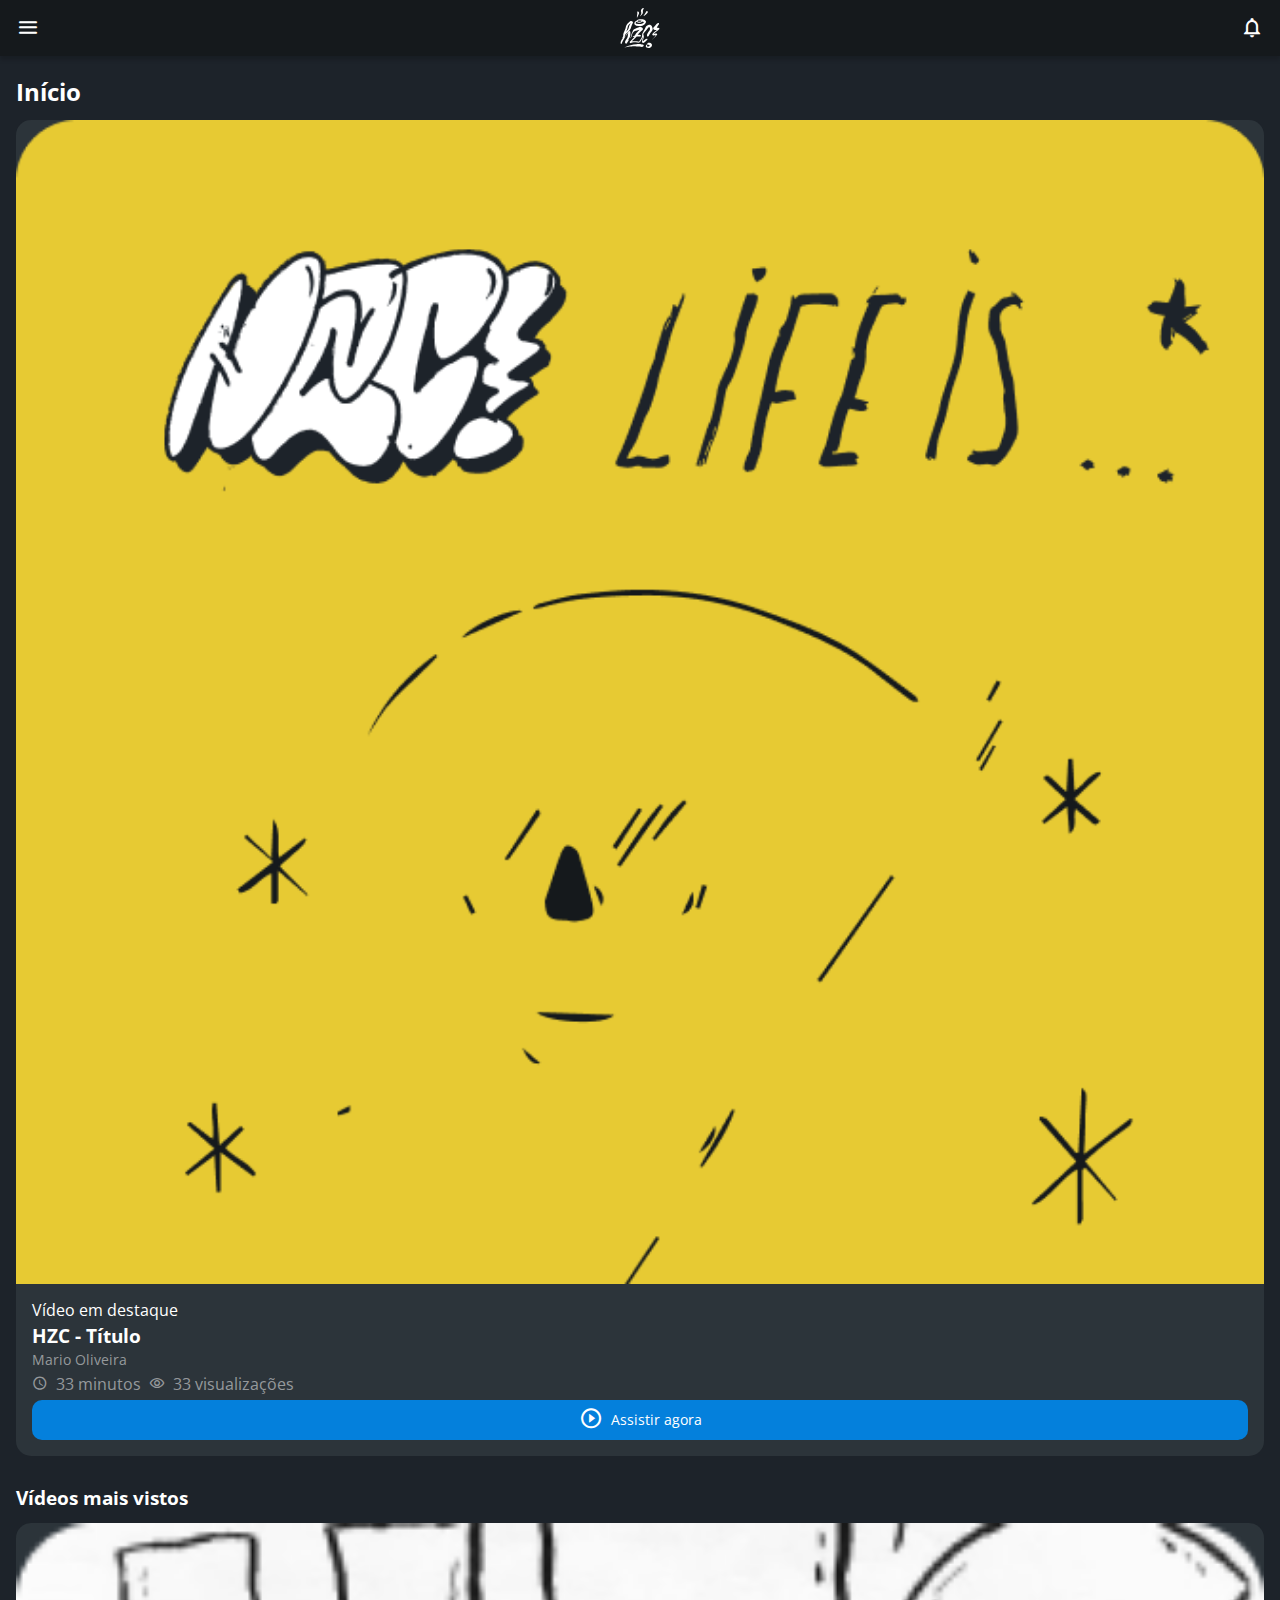
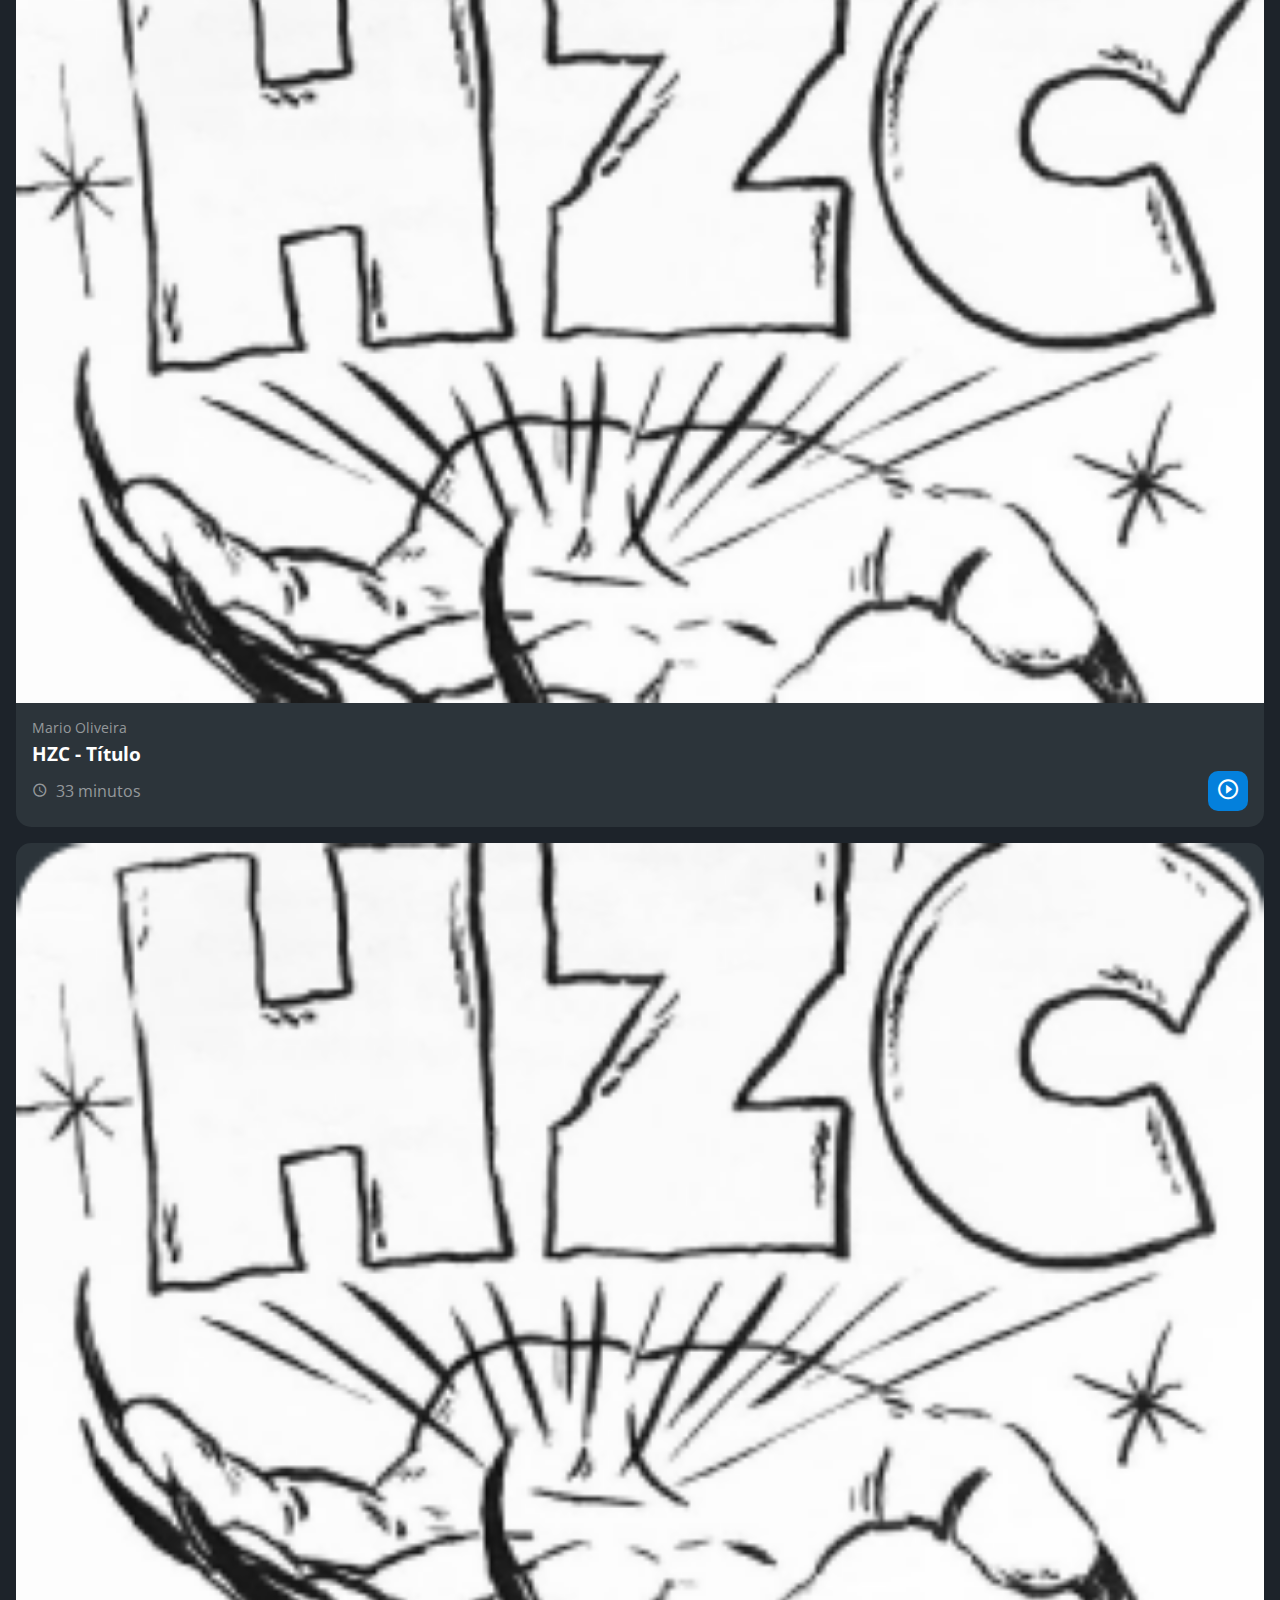
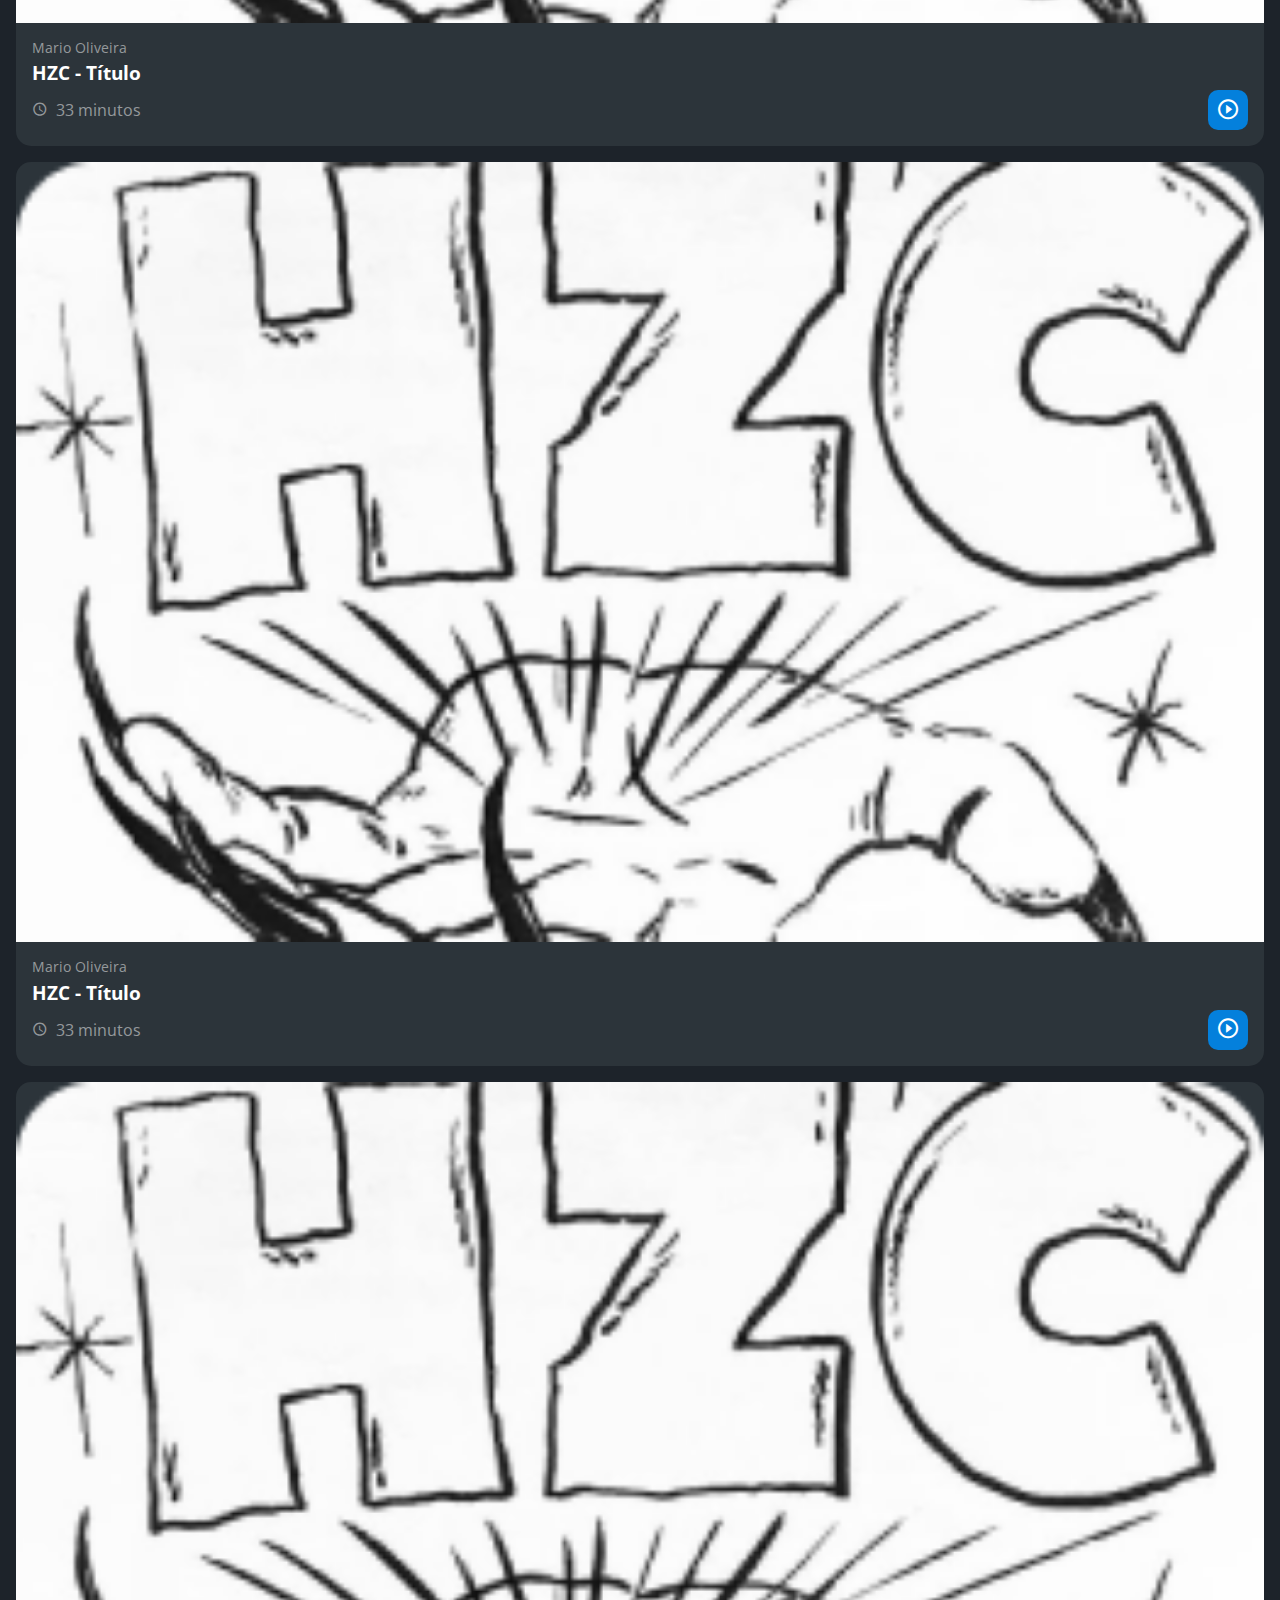
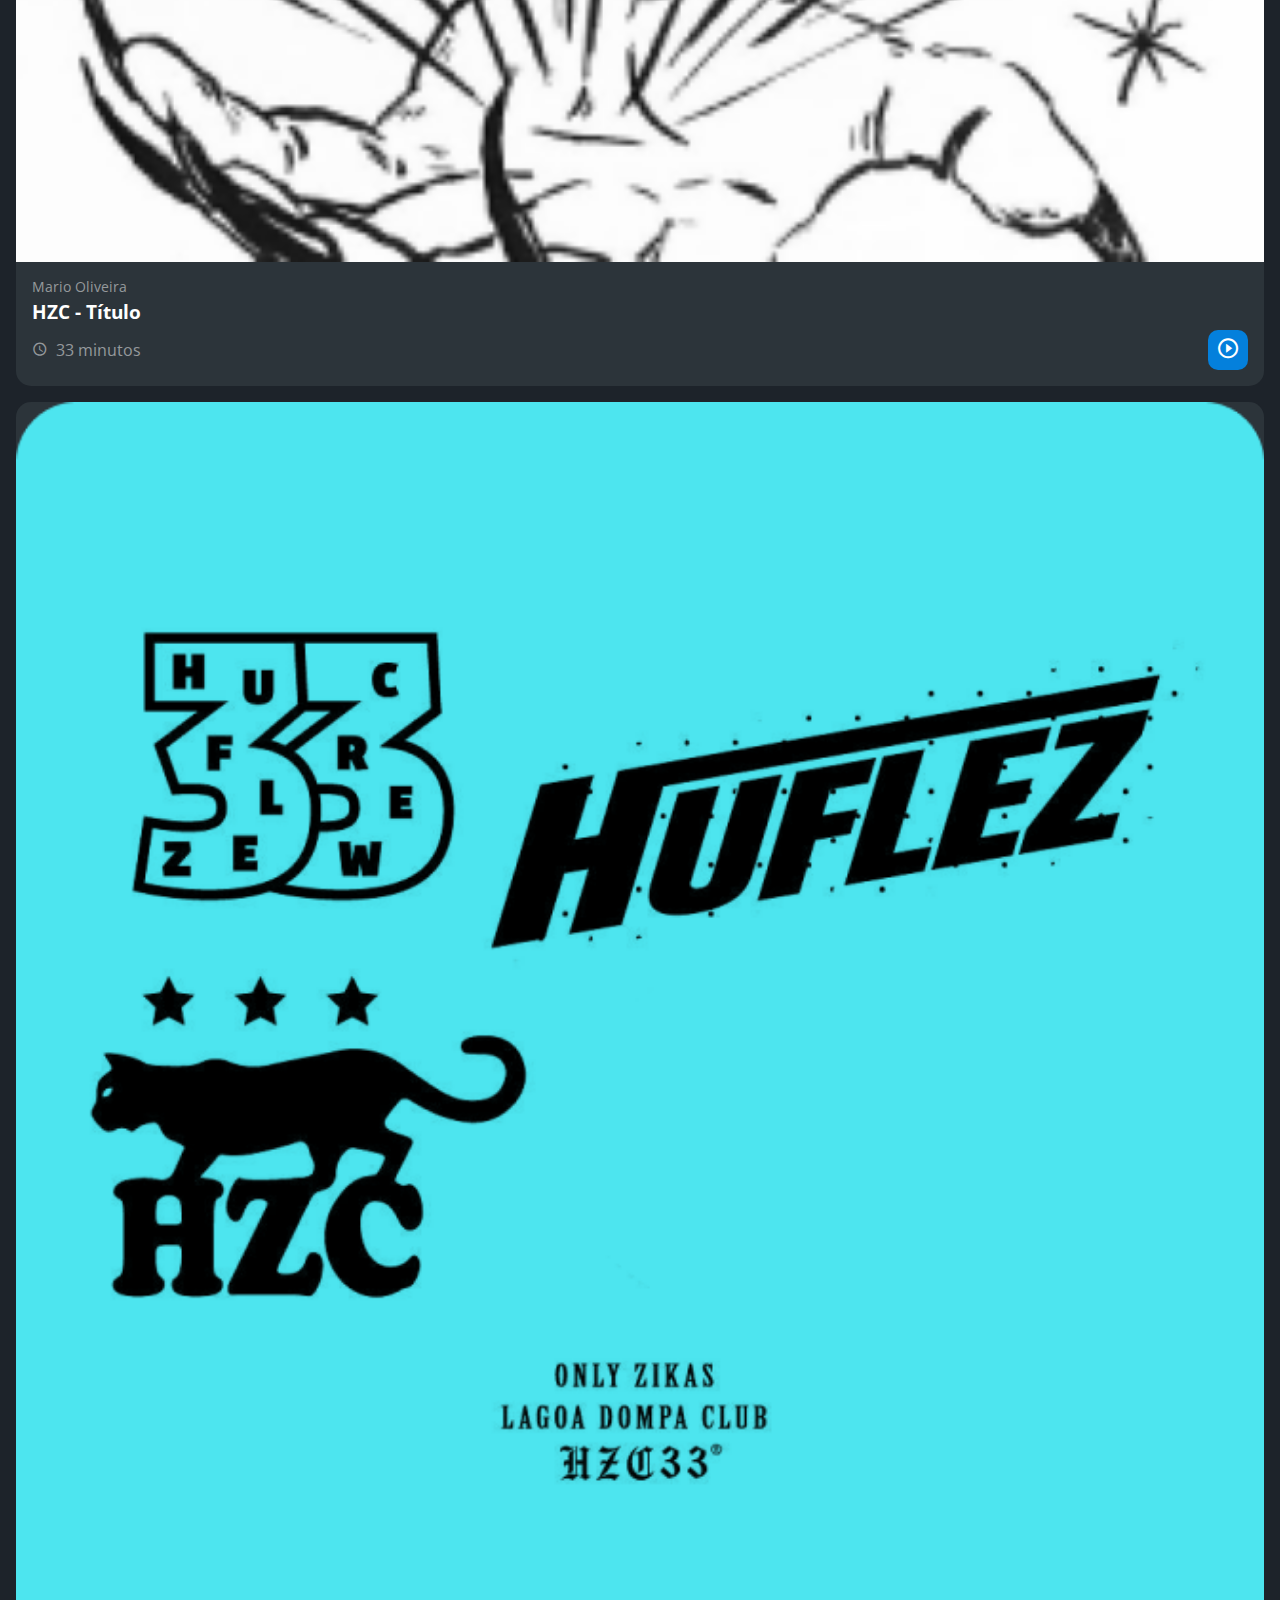
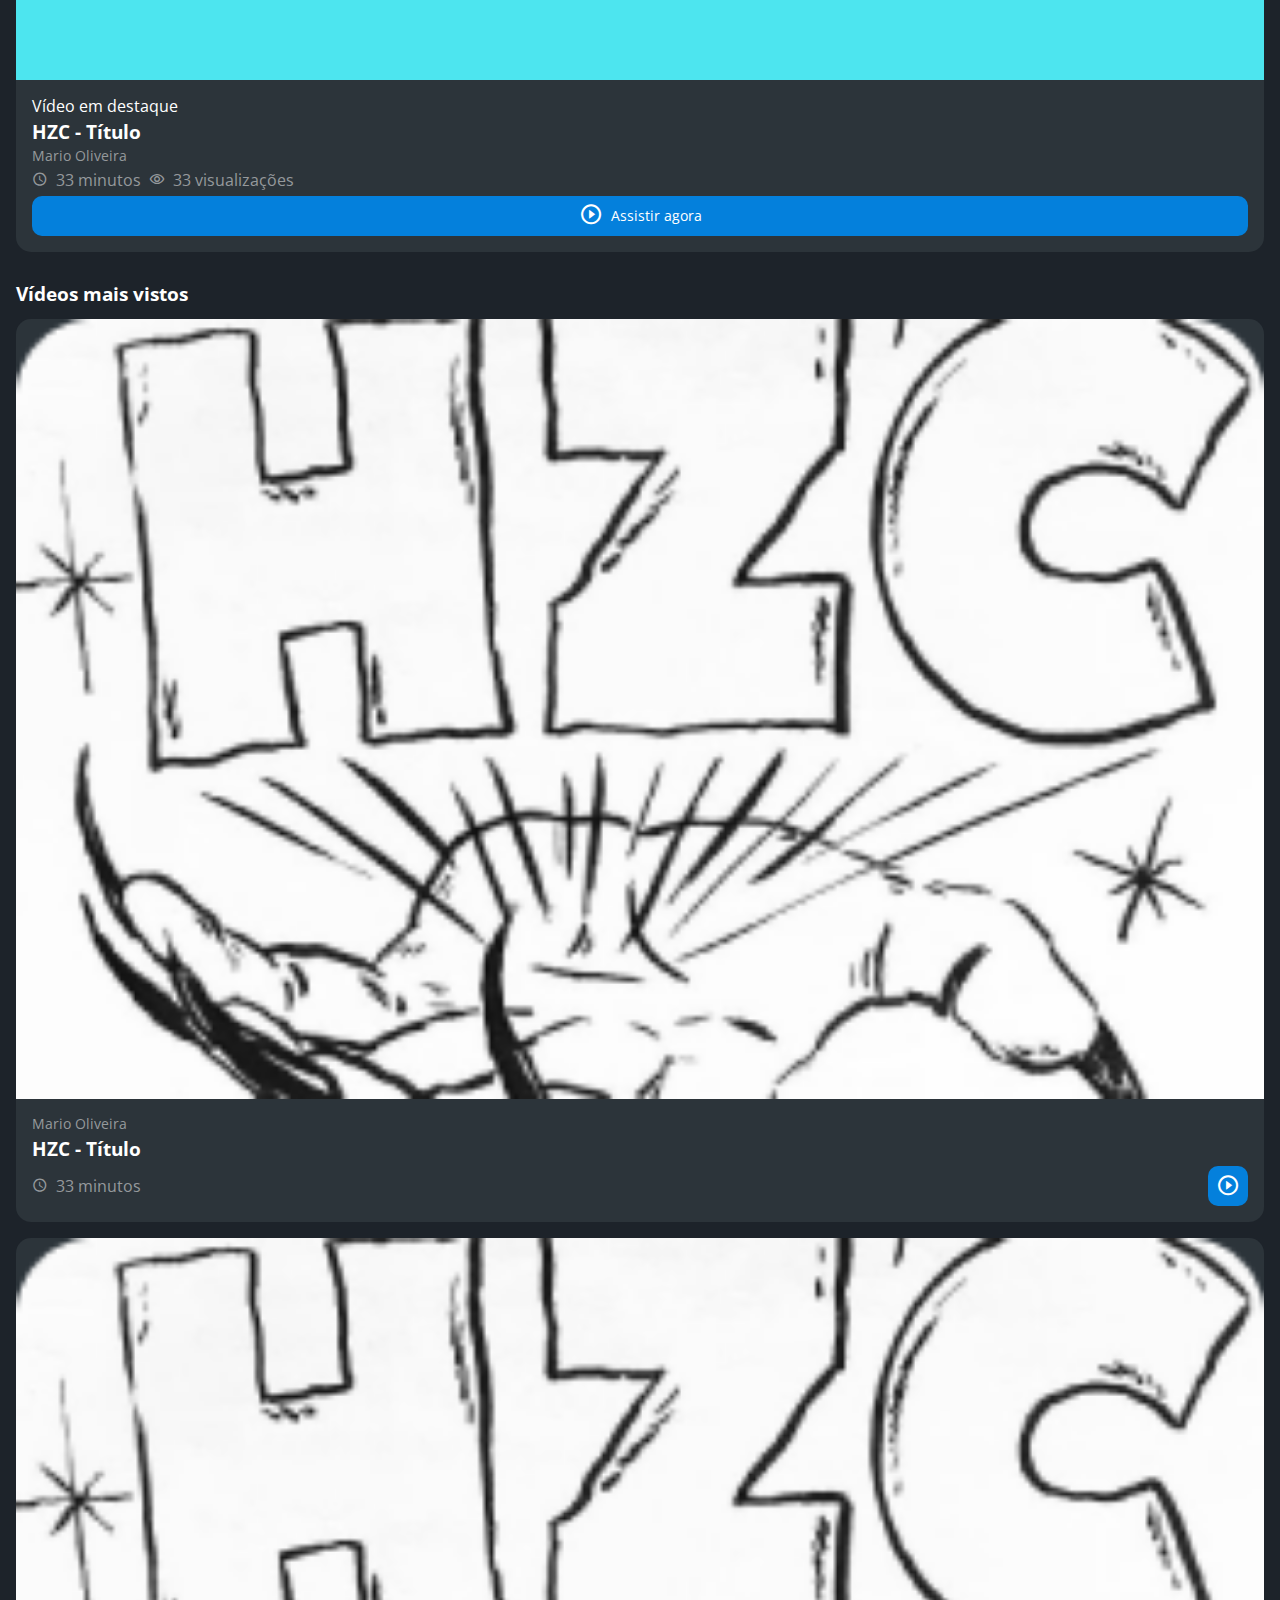
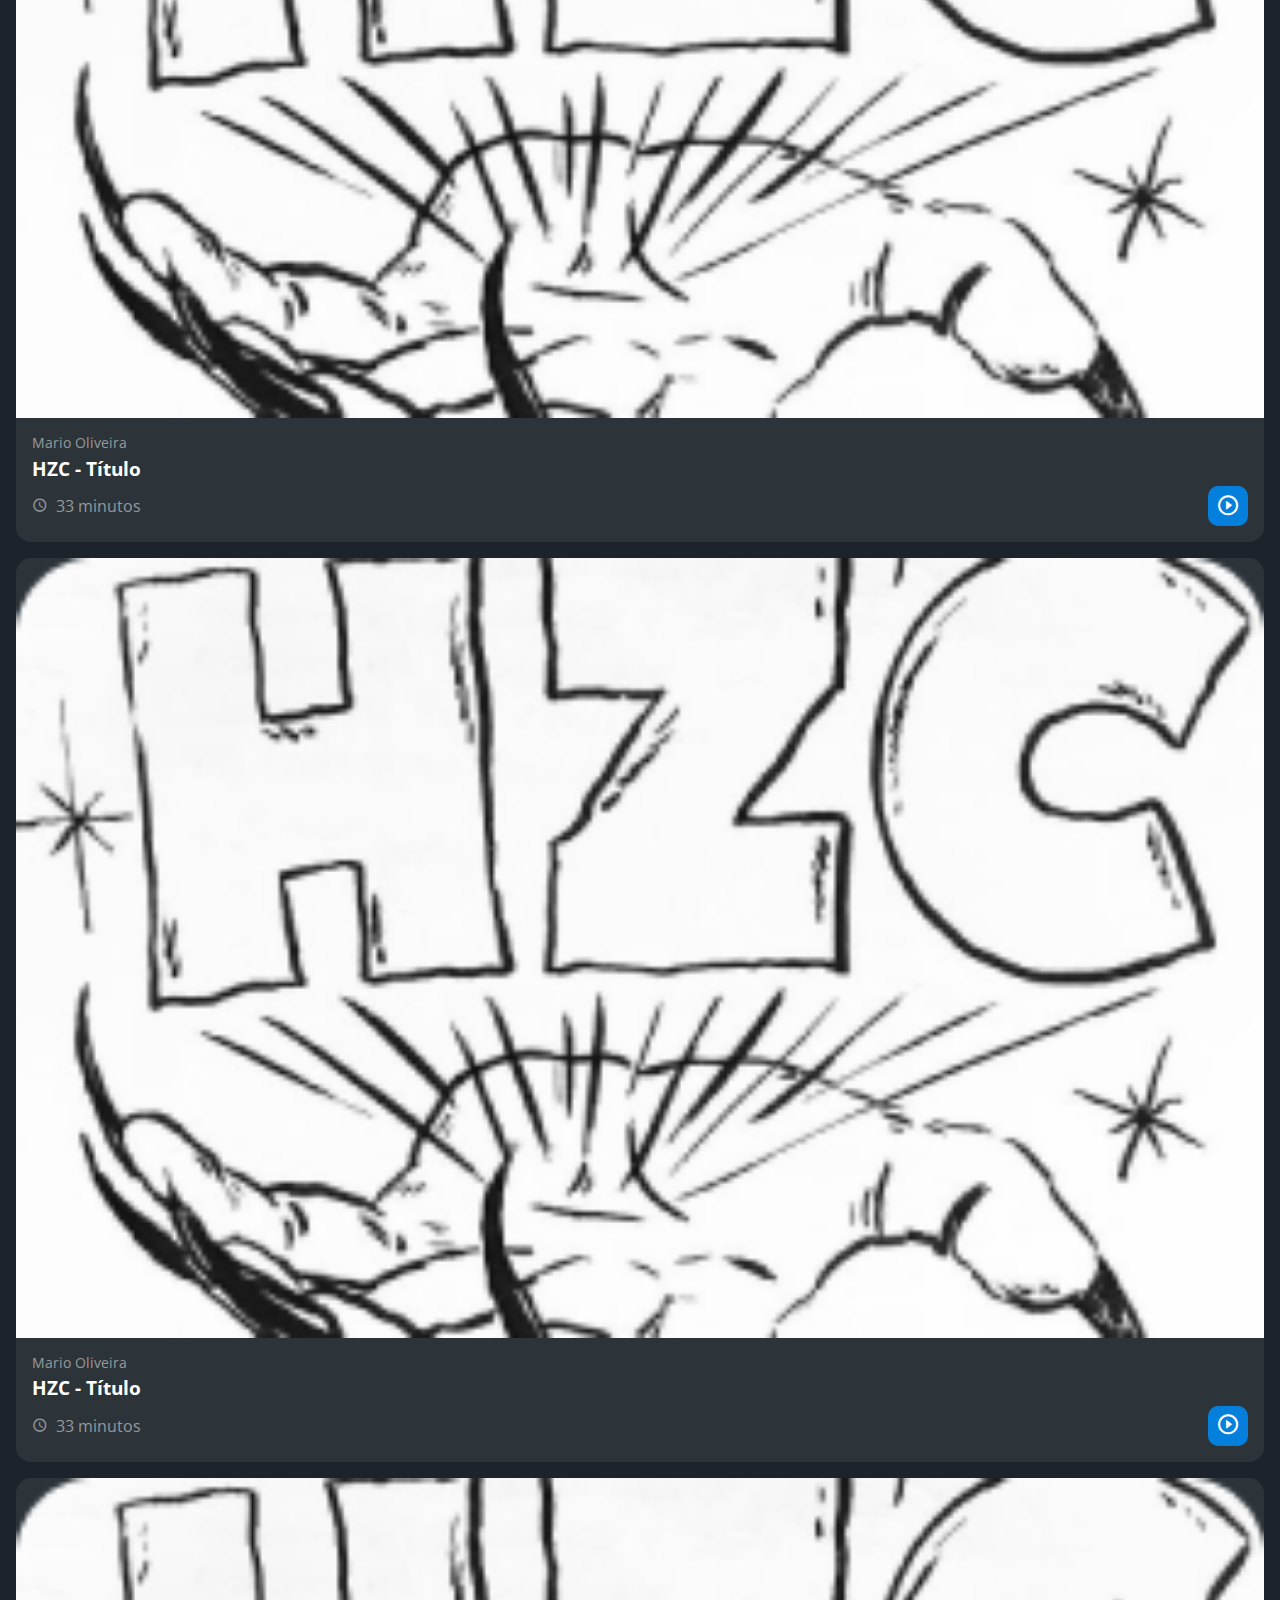
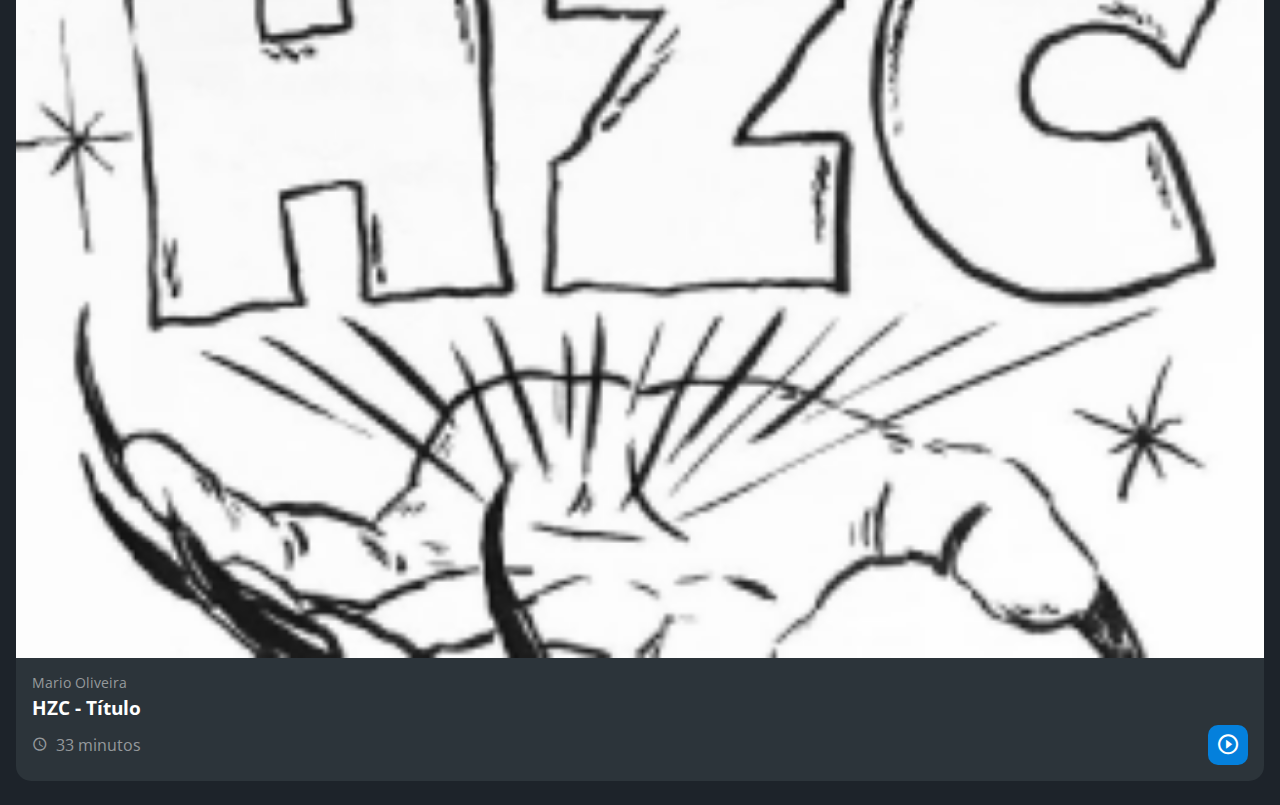
<file: index.html>
<!DOCTYPE html>
<html lang="pt-br">
<head>
    <meta charset="UTF-8">
    <meta http-equiv="X-UA-Compatible" content="IE=edge">
    <meta name="viewport" content="width=device-width, initial-scale=1.0">
    <title>HZC | Home</title>
    <link rel="preconnect" href="https://fonts.googleapis.com">
    <link rel="preconnect" href="https://fonts.gstatic.com" crossorigin>
    <link rel="stylesheet" href="https://fonts.googleapis.com/css2?family=Open+Sans:wght@400;600;700&display=swap">
    <link rel="stylesheet" href="assets/css/reset.css">
    <link rel="stylesheet" href="assets/css/estilos.css">
</head>
<body>
    <header class="cabecalho">
        <button class="cabecalho__menu" aria-label="Menu"><i></i></button>
        <img src="assets/img/logo.svg" alt="Logotipo da HZC" class="cabecalho__logo">
        <p class="cabecalho__perfil">Mario Oliveira</p>
        <button class="cabecalho__notificacao" aria-label="Notificação"><i></i></button>
    </header>
    <nav class="menu-lateral">
        <img src="assets/img/logo.svg" alt="Logotipo da HZC" class="menu-lateral__logo">
        <a href="index.html" class="menu-lateral__link menu-lateral__link--inicio menu-lateral__link--ativo">Início</a>
        <a href="#" class="menu-lateral__link menu-lateral__link--videos">Vídeos</a>
        <a href="picos.html" class="menu-lateral__link menu-lateral__link--picos">Picos</a>
        <a href="#" class="menu-lateral__link menu-lateral__link--integrantes">Integrantes</a>
        <a href="#" class="menu-lateral__link menu-lateral__link--camisas">Camisas</a>
        <a href="#" class="menu-lateral__link menu-lateral__link--pinturas">Pinturas</a>
    </nav>
    <main class="principal">
        <h2 class="titulo-pagina">Início</h2>
        <article class="cartao cartao--destaque destaque-video">
            <img src="assets/img/banner-mobile_1.png" alt="Banner do cartao" class="cartao__imagem cartao__imagem--mobile">
            <img src="assets/img/banner_1.png" alt="Banner do cartao" class="cartao__imagem cartao__imagem--desktop">
            <div class="cartao__conteudo">
                <p class="cartao__destaque">Vídeo em destaque</p>
                <h3 class="cartao__titulo">HZC - Título</h3>
                <p class="cartao__perfil">Mario Oliveira</p>
                <p class="cartao__info cartao__info--tempo">33 minutos</p>
                <p class="cartao__info cartao__info--visualizacao">33 visualizações</p>
                <button class="cartao__botao cartao__botao--play cartao__botao--destaque">Assistir agora</button>
            </div>
        </article>
        <article class="cartao cartao--recentes videos-recentes">
            <h3 class="cartao__titulo">Vídeos recentes</h3>
            <a href="#" class="cartao__link">Ver todos</a>
            <ul class="cartao__lista">
                <li class="cartao__item">
                    <img src="assets/img/miniatura_1.png" alt="Thumbnail" class="cartao__item-thumbnail">
                    <h4 class="cartao__item-titulo">HZC - Love machine</h4>
                    <p class="cartao__item-perfil">Mario Oliveira</p>
                </li>
                <li class="cartao__item">
                    <img src="assets/img/miniatura_1.png" alt="Thumbnail" class="cartao__item-thumbnail">
                    <h4 class="cartao__item-titulo">HZC - Love machine</h4>
                    <p class="cartao__item-perfil">Mario Oliveira</p>
                </li>
                <li class="cartao__item">
                    <img src="assets/img/miniatura_1.png" alt="Thumbnail" class="cartao__item-thumbnail">
                    <h4 class="cartao__item-titulo">HZC - Love machine</h4>
                    <p class="cartao__item-perfil">Mario Oliveira</p>
                </li>
                <li class="cartao__item">
                    <img src="assets/img/miniatura_1.png" alt="Thumbnail" class="cartao__item-thumbnail">
                    <h4 class="cartao__item-titulo">HZC - Love machine</h4>
                    <p class="cartao__item-perfil">Mario Oliveira</p>
                </li>
                <li class="cartao__item">
                    <img src="assets/img/miniatura_1.png" alt="Thumbnail" class="cartao__item-thumbnail">
                    <h4 class="cartao__item-titulo">HZC - Love machine</h4>
                    <p class="cartao__item-perfil">Mario Oliveira</p>
                </li>
            </ul>
        </article>
        <section class="secao secao-videos">
            <h3 class="titulo-secao">Vídeos mais vistos</h3>
            <article class="cartao">
                <img src="assets/img/video_1.png" alt="Vídeo" class="cartao__imagem">
                <div class="cartao__conteudo">
                    <p class="cartao__perfil">Mario Oliveira</p>
                    <h3 class="cartao__titulo">HZC - Título</h3>
                    <p class="cartao__info cartao__info--tempo">33 minutos</p>
                    <button class="cartao__botao cartao__botao--play" aria-label="Assistir agora"></button>
                </div>
            </article>
            <article class="cartao">
                <img src="assets/img/video_1.png" alt="Vídeo" class="cartao__imagem">
                <div class="cartao__conteudo">
                    <p class="cartao__perfil">Mario Oliveira</p>
                    <h3 class="cartao__titulo">HZC - Título</h3>
                    <p class="cartao__info cartao__info--tempo">33 minutos</p>
                    <button class="cartao__botao cartao__botao--play" aria-label="Assistir agora"></button>
                </div>
            </article>
            <article class="cartao">
                <img src="assets/img/video_1.png" alt="Vídeo" class="cartao__imagem">
                <div class="cartao__conteudo">
                    <p class="cartao__perfil">Mario Oliveira</p>
                    <h3 class="cartao__titulo">HZC - Título</h3>
                    <p class="cartao__info cartao__info--tempo">33 minutos</p>
                    <button class="cartao__botao cartao__botao--play" aria-label="Assistir agora"></button>
                </div>
            </article>
            <article class="cartao">
                <img src="assets/img/video_1.png" alt="Vídeo" class="cartao__imagem">
                <div class="cartao__conteudo">
                    <p class="cartao__perfil">Mario Oliveira</p>
                    <h3 class="cartao__titulo">HZC - Título</h3>
                    <p class="cartao__info cartao__info--tempo">33 minutos</p>
                    <button class="cartao__botao cartao__botao--play" aria-label="Assistir agora"></button>
                </div>
            </article>
        </section>
        <article class="cartao cartao--recentes produtos-recentes">
            <h3 class="cartao__titulo">Vídeos recentes</h3>
            <a href="#" class="cartao__link">Ver todos</a>
            <ul class="cartao__lista">
                <li class="cartao__item">
                    <img src="assets/img/miniatura_1.png" alt="Thumbnail" class="cartao__item-thumbnail">
                    <h4 class="cartao__item-titulo">HZC - Love machine</h4>
                    <p class="cartao__item-perfil">Mario Oliveira</p>
                </li>
                <li class="cartao__item">
                    <img src="assets/img/miniatura_1.png" alt="Thumbnail" class="cartao__item-thumbnail">
                    <h4 class="cartao__item-titulo">HZC - Love machine</h4>
                    <p class="cartao__item-perfil">Mario Oliveira</p>
                </li>
                <li class="cartao__item">
                    <img src="assets/img/miniatura_1.png" alt="Thumbnail" class="cartao__item-thumbnail">
                    <h4 class="cartao__item-titulo">HZC - Love machine</h4>
                    <p class="cartao__item-perfil">Mario Oliveira</p>
                </li>
                <li class="cartao__item">
                    <img src="assets/img/miniatura_1.png" alt="Thumbnail" class="cartao__item-thumbnail">
                    <h4 class="cartao__item-titulo">HZC - Love machine</h4>
                    <p class="cartao__item-perfil">Mario Oliveira</p>
                </li>
                <li class="cartao__item">
                    <img src="assets/img/miniatura_1.png" alt="Thumbnail" class="cartao__item-thumbnail">
                    <h4 class="cartao__item-titulo">HZC - Love machine</h4>
                    <p class="cartao__item-perfil">Mario Oliveira</p>
                </li>
            </ul>
        </article>
        <article class="cartao cartao--destaque destaque-produtos">
            <img src="assets/img/banner-mobile_2.png" alt="Banner do cartao" class="cartao__imagem cartao__imagem--mobile">
            <img src="assets/img/banner_2.png" alt="Banner do cartao" class="cartao__imagem cartao__imagem--desktop">
            <div class="cartao__conteudo">
                <p class="cartao__destaque">Vídeo em destaque</p>
                <h3 class="cartao__titulo">HZC - Título</h3>
                <p class="cartao__perfil">Mario Oliveira</p>
                <p class="cartao__info cartao__info--tempo">33 minutos</p>
                <p class="cartao__info cartao__info--visualizacao">33 visualizações</p>
                <button class="cartao__botao cartao__botao--play cartao__botao--destaque">Assistir agora</button>
            </div>
        </article>
        <section class="secao secao-produtos">
            <h3 class="titulo-secao">Vídeos mais vistos</h3>
            <article class="cartao">
                <img src="assets/img/video_1.png" alt="Vídeo" class="cartao__imagem">
                <div class="cartao__conteudo">
                    <p class="cartao__perfil">Mario Oliveira</p>
                    <h3 class="cartao__titulo">HZC - Título</h3>
                    <p class="cartao__info cartao__info--tempo">33 minutos</p>
                    <button class="cartao__botao cartao__botao--play" aria-label="Assistir agora"></button>
                </div>
            </article>
            <article class="cartao">
                <img src="assets/img/video_1.png" alt="Vídeo" class="cartao__imagem">
                <div class="cartao__conteudo">
                    <p class="cartao__perfil">Mario Oliveira</p>
                    <h3 class="cartao__titulo">HZC - Título</h3>
                    <p class="cartao__info cartao__info--tempo">33 minutos</p>
                    <button class="cartao__botao cartao__botao--play" aria-label="Assistir agora"></button>
                </div>
            </article>
            <article class="cartao">
                <img src="assets/img/video_1.png" alt="Vídeo" class="cartao__imagem">
                <div class="cartao__conteudo">
                    <p class="cartao__perfil">Mario Oliveira</p>
                    <h3 class="cartao__titulo">HZC - Título</h3>
                    <p class="cartao__info cartao__info--tempo">33 minutos</p>
                    <button class="cartao__botao cartao__botao--play" aria-label="Assistir agora"></button>
                </div>
            </article>
            <article class="cartao">
                <img src="assets/img/video_1.png" alt="Vídeo" class="cartao__imagem">
                <div class="cartao__conteudo">
                    <p class="cartao__perfil">Mario Oliveira</p>
                    <h3 class="cartao__titulo">HZC - Título</h3>
                    <p class="cartao__info cartao__info--tempo">33 minutos</p>
                    <button class="cartao__botao cartao__botao--play" aria-label="Assistir agora"></button>
                </div>
            </article>
        </section>
    </main>
    <script src="index.js"></script>
</body>
</html>
</file>
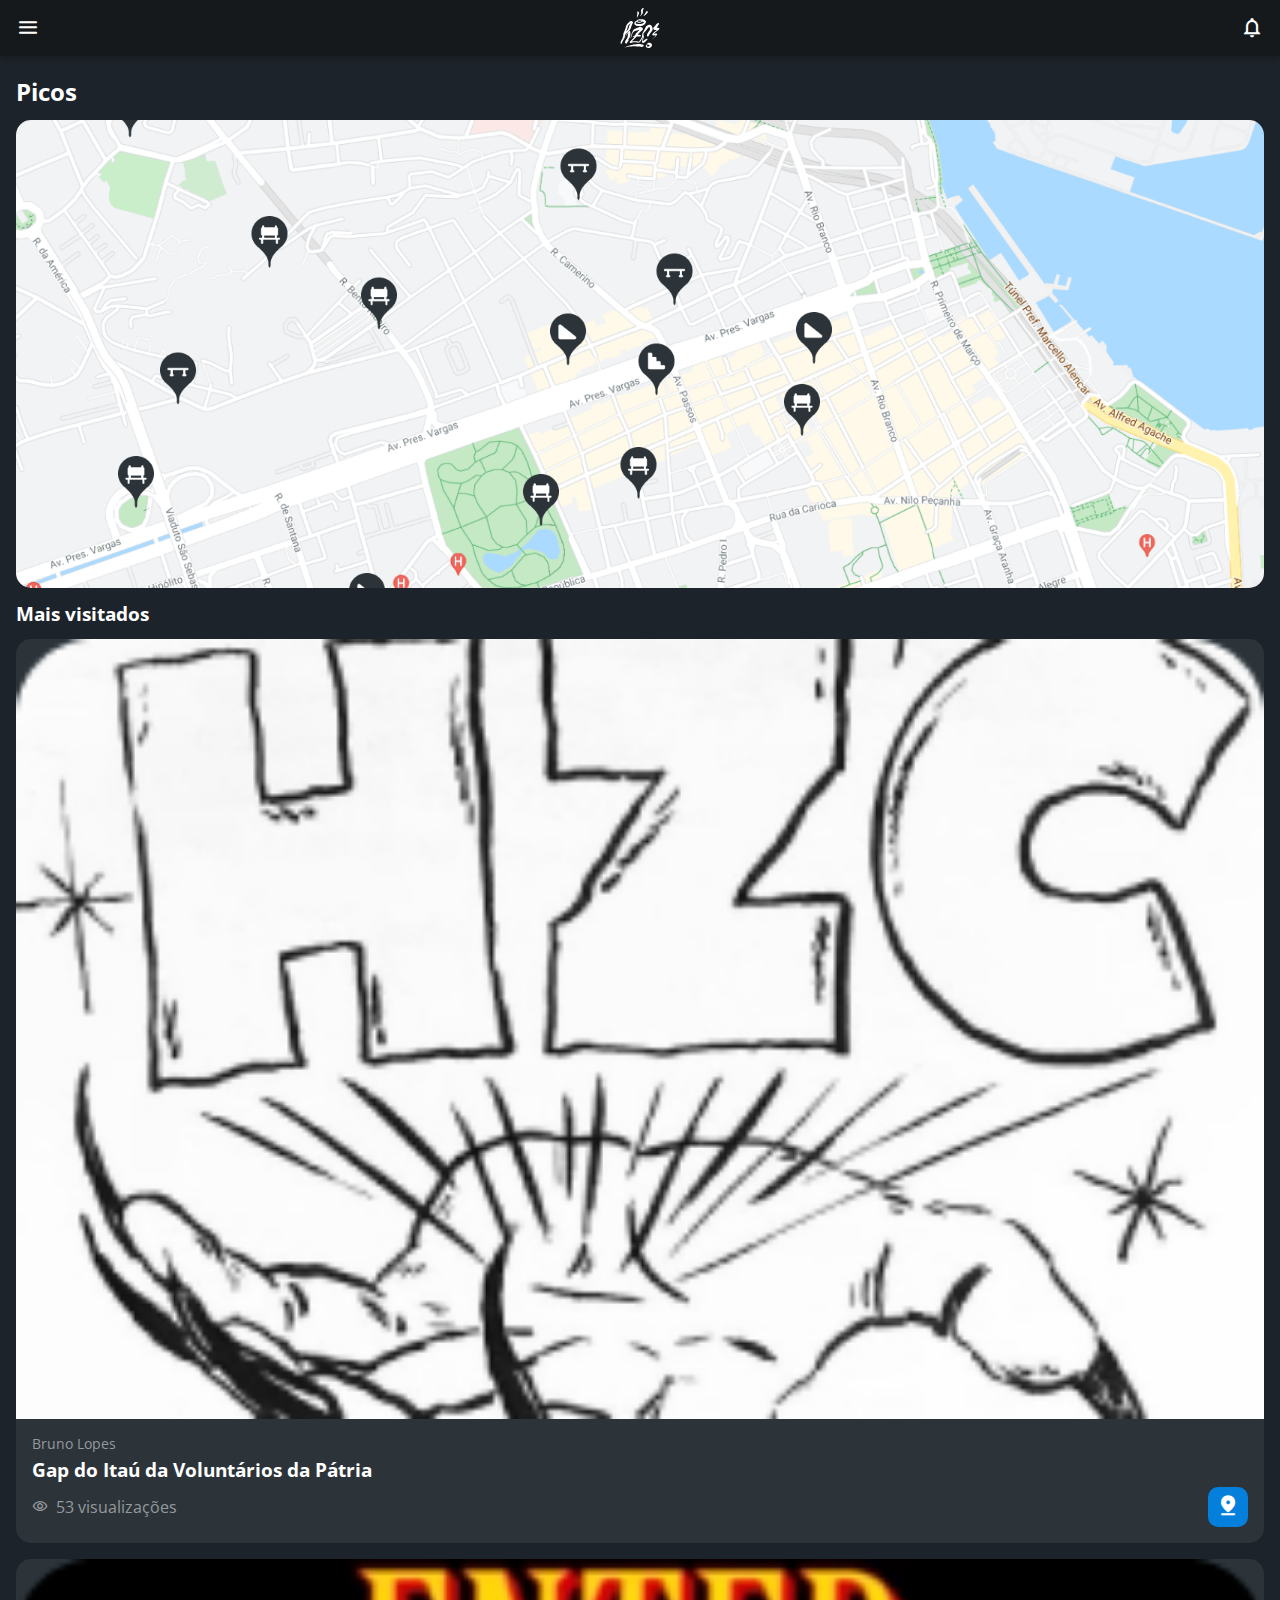
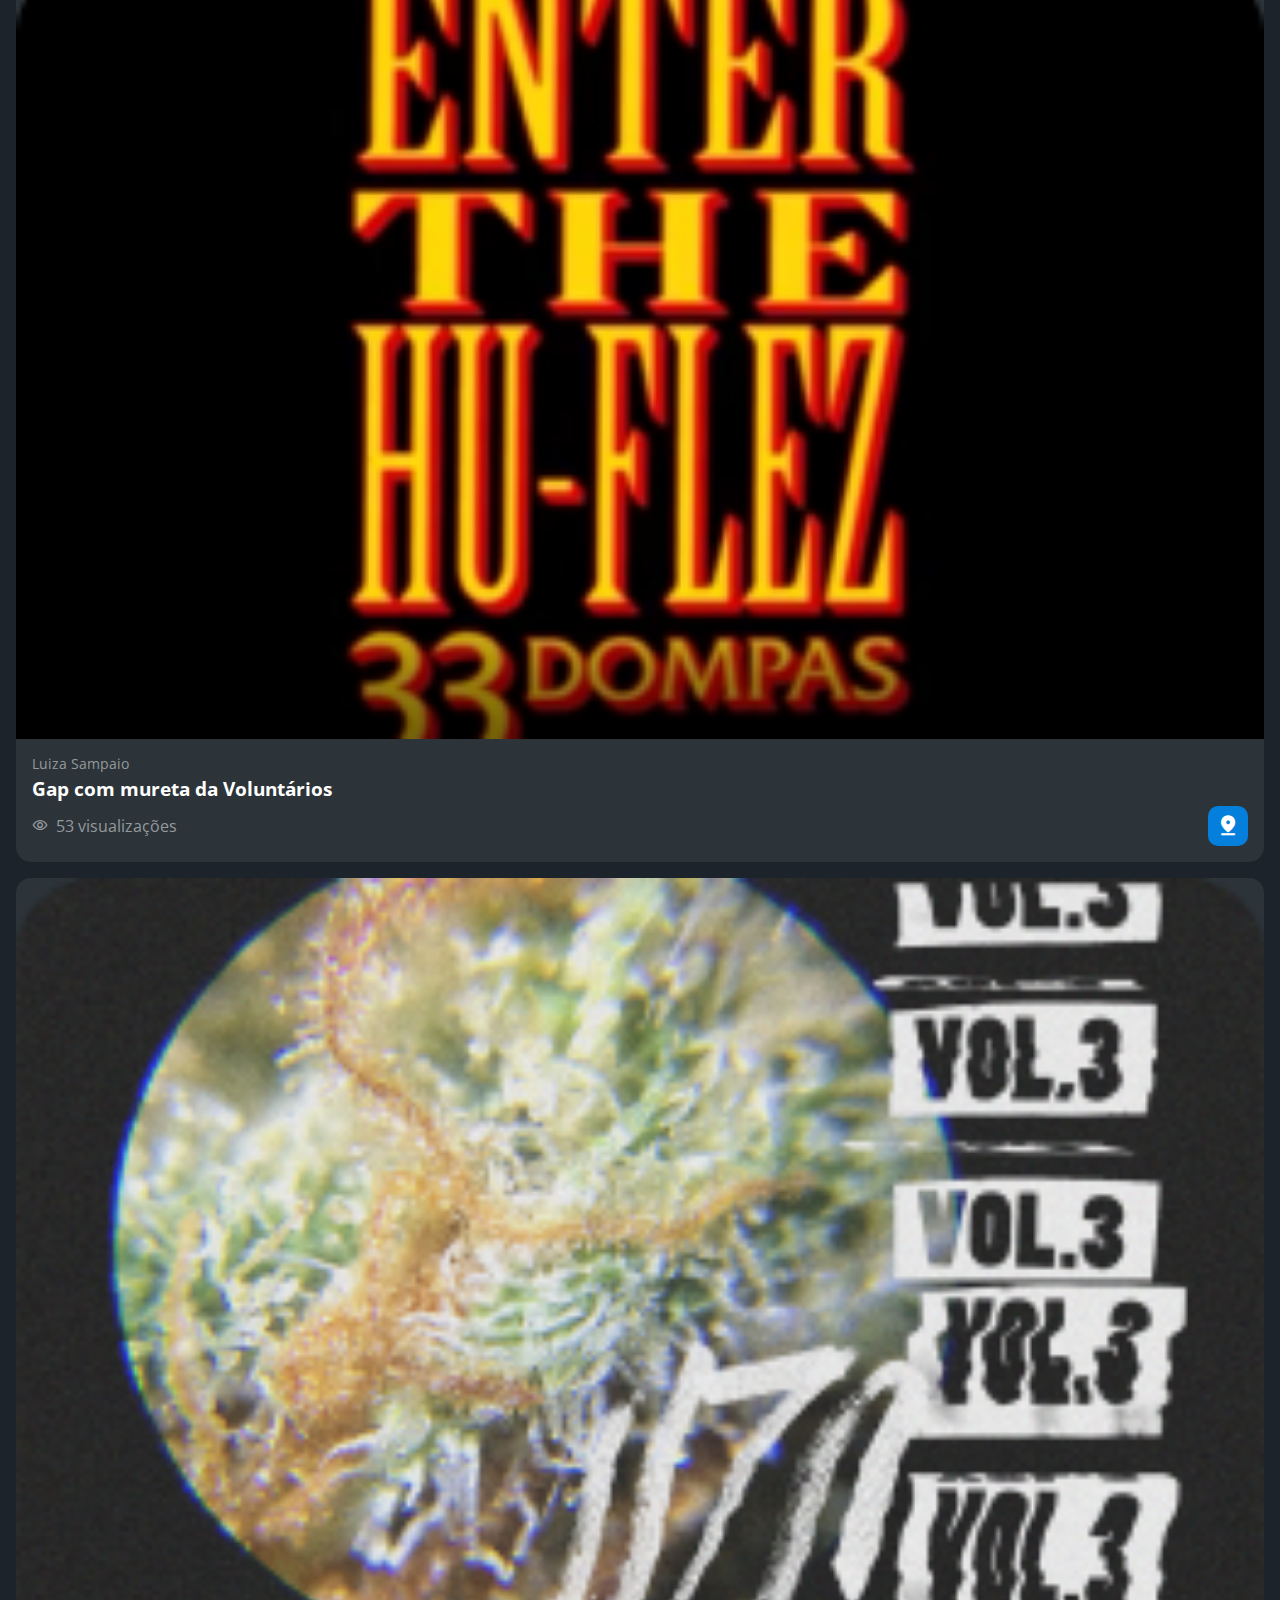
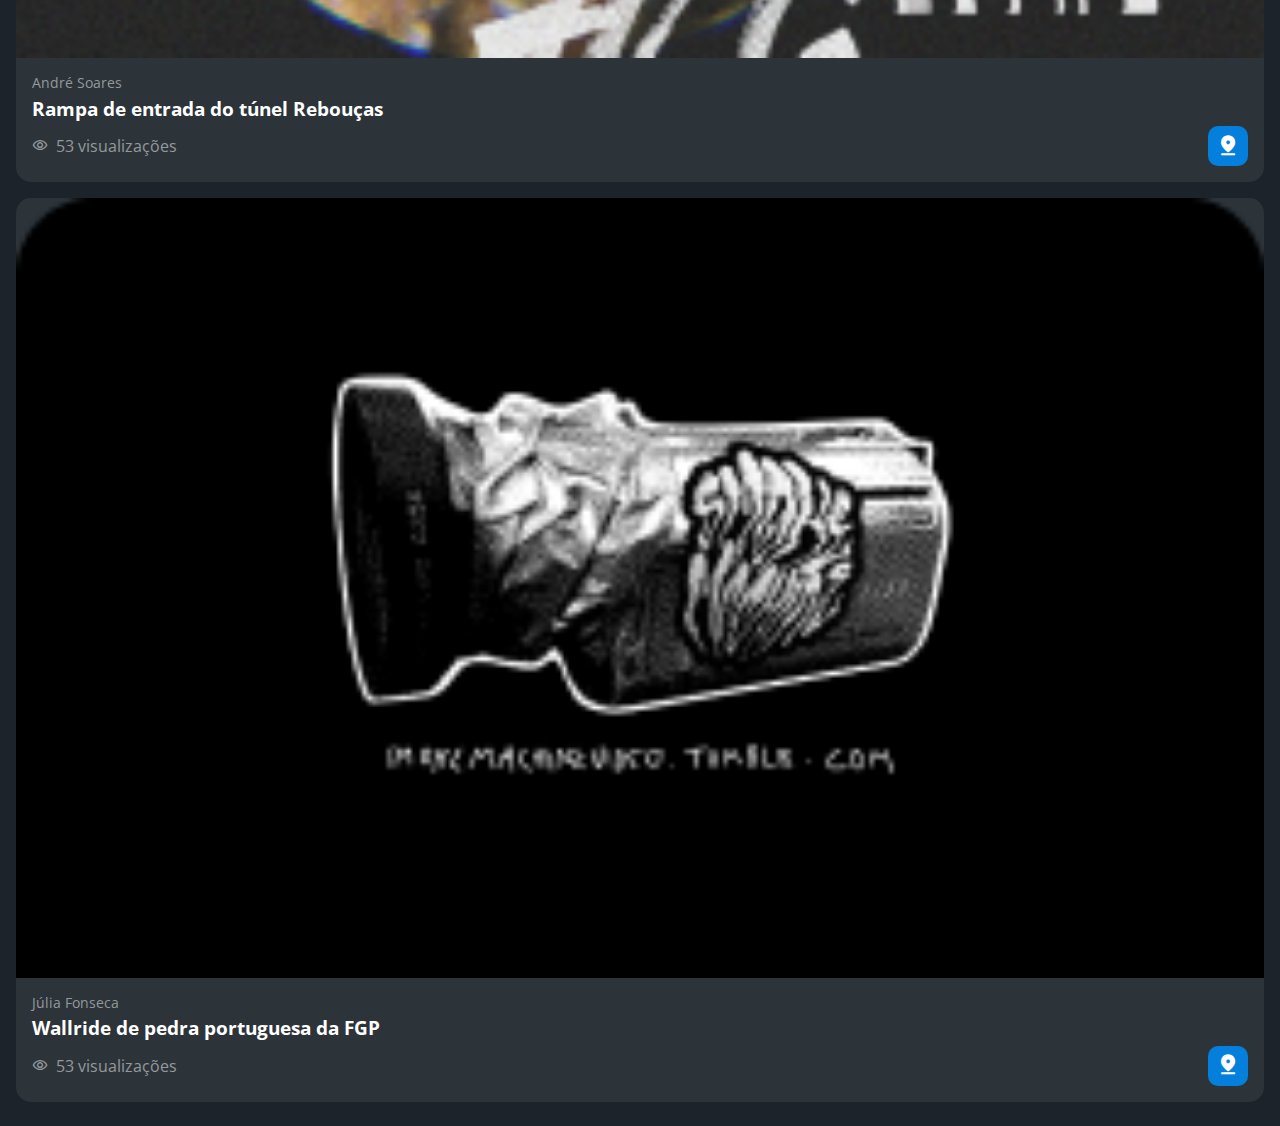
<file: picos.html>
<!DOCTYPE html>
<html lang="pt-br">
<head>
    <meta charset="UTF-8">
    <meta http-equiv="X-UA-Compatible" content="IE=edge">
    <meta name="viewport" content="width=device-width, initial-scale=1.0">
    <title>HZC | Picos</title>
    <link rel="preconnect" href="https://fonts.googleapis.com">
    <link rel="preconnect" href="https://fonts.gstatic.com" crossorigin>
    <link rel="stylesheet" href="https://fonts.googleapis.com/css2?family=Open+Sans:wght@400;600;700&display=swap">
    <link rel="stylesheet" href="assets/css/reset.css">
    <link rel="stylesheet" href="assets/css/estilos.css">
</head>
<body>
    <header class="cabecalho">
        <button class="cabecalho__menu" aria-label="Menu"><i></i></button>
        <img src="assets/img/logo.svg" alt="Logotipo da HZC" class="cabecalho__logo">
        <p class="cabecalho__perfil">Mario Oliveira</p>
        <button class="cabecalho__notificacao" aria-label="Notificação"><i></i></button>
    </header>
    <nav class="menu-lateral">
        <img src="assets/img/logo.svg" alt="Logotipo da HZC" class="menu-lateral__logo">
        <a href="index.html" class="menu-lateral__link menu-lateral__link--inicio">Início</a>
        <a href="#" class="menu-lateral__link menu-lateral__link--videos">Vídeos</a>
        <a href="picos.html" class="menu-lateral__link menu-lateral__link--picos menu-lateral__link--ativo">Picos</a>
        <a href="#" class="menu-lateral__link menu-lateral__link--integrantes">Integrantes</a>
        <a href="#" class="menu-lateral__link menu-lateral__link--camisas">Camisas</a>
        <a href="#" class="menu-lateral__link menu-lateral__link--pinturas">Pinturas</a>
    </nav>
    <main class="principal principal--picos">
        <h2 class="titulo-pagina">Picos</h2>
        <article class="cartao picos-mapa" aria-label="Mapa dos picos favoritos"></article>
        <article class="cartao cartao--recentes picos-favoritos">
            <h3 class="cartao__titulo">Favoritos</h3>
            <a href="#" class="cartao__link">Ver todos</a>
            <ul class="cartao__lista">
                <li class="cartao__item">
                    <img src="assets/img/miniatura_1.png" alt="Thumbnail" class="cartao__item-thumbnail">
                    <h4 class="cartao__item-titulo">Wallride da FGP</h4>
                    <p class="cartao__item-perfil">Júlia Fonseca</p>
                </li>
                <li class="cartao__item">
                    <img src="assets/img/miniatura_2.png" alt="Thumbnail" class="cartao__item-thumbnail">
                    <h4 class="cartao__item-titulo">Borda de valores</h4>
                    <p class="cartao__item-perfil">Júlia Fonseca</p>
                </li>
                <li class="cartao__item">
                    <img src="assets/img/miniatura_3.png" alt="Thumbnail" class="cartao__item-thumbnail">
                    <h4 class="cartao__item-titulo">Wallride do Rebouças</h4>
                    <p class="cartao__item-perfil">Júlia Fonseca</p>
                </li>
                <li class="cartao__item">
                    <img src="assets/img/miniatura_4.png" alt="Thumbnail" class="cartao__item-thumbnail">
                    <h4 class="cartao__item-titulo">Segundo setor da praça Mauá</h4>
                    <p class="cartao__item-perfil">Júlia Fonseca</p>
                </li>
                <li class="cartao__item">
                    <img src="assets/img/miniatura_5.png" alt="Thumbnail" class="cartao__item-thumbnail">
                    <h4 class="cartao__item-titulo">Wallride do Rebouças</h4>
                    <p class="cartao__item-perfil">Júlia Fonseca</p>
                </li>
            </ul>
        </article>
        <section class="secao secao-picos-mais-visitados">
            <h3 class="titulo-secao">Mais visitados</h3>
            <article class="cartao">
                <img src="assets/img/video_1.png" alt="Vídeo" class="cartao__imagem">
                <div class="cartao__conteudo">
                    <p class="cartao__perfil">Bruno Lopes</p>
                    <h3 class="cartao__titulo">Gap do Itaú da Voluntários da Pátria</h3>
                    <p class="cartao__info cartao__info--visualizacao">53 visualizações</p>
                    <button class="cartao__botao cartao__botao--pico" aria-label="Visualizar no maps"></button>
                </div>
            </article>
            <article class="cartao">
                <img src="assets/img/video_2.png" alt="Vídeo" class="cartao__imagem">
                <div class="cartao__conteudo">
                    <p class="cartao__perfil">Luiza Sampaio</p>
                    <h3 class="cartao__titulo">Gap com mureta da Voluntários</h3>
                    <p class="cartao__info cartao__info--visualizacao">53 visualizações</p>
                    <button class="cartao__botao cartao__botao--pico" aria-label="Visualizar no maps"></button>
                </div>
            </article>
            <article class="cartao">
                <img src="assets/img/video_3.png" alt="Vídeo" class="cartao__imagem">
                <div class="cartao__conteudo">
                    <p class="cartao__perfil">André Soares</p>
                    <h3 class="cartao__titulo">Rampa de entrada do túnel Rebouças</h3>
                    <p class="cartao__info cartao__info--visualizacao">53 visualizações</p>
                    <button class="cartao__botao cartao__botao--pico" aria-label="Visualizar no maps"></button>
                </div>
            </article>
            <article class="cartao">
                <img src="assets/img/video_4.png" alt="Vídeo" class="cartao__imagem">
                <div class="cartao__conteudo">
                    <p class="cartao__perfil">Júlia Fonseca</p>
                    <h3 class="cartao__titulo">Wallride de pedra portuguesa da FGP</h3>
                    <p class="cartao__info cartao__info--visualizacao">53 visualizações</p>
                    <button class="cartao__botao cartao__botao--pico" aria-label="Visualizar no maps"></button>
                </div>
            </article>
        </section>
    </main>
    <script src="index.js"></script>
</body>
</html>
</file>
<file: assets/css/estilos.css>
@font-face {
    font-family: 'icones';
    src: url(../font/icones.ttf);
}

body {
    background-color: #1D232A;
    font-family: 'Open Sans', 'icones', sans-serif;
    color: #FFFFFF;
}

@media screen and (min-width: 1440px) {
    body {
        display: grid;
        grid-template-columns: auto 1fr;
    }
}

.cabecalho {
    display: flex;
    justify-content: space-between;
    align-items: center;
    background-color: #15191C;
    padding: 8px 16px;
    box-shadow: 0px 4px 4px rgba(0, 0, 0, 0.16);
}

.cabecalho__menu i::before {
    content: "\e904";
    font-size: 24px;
}

.cabecalho__notificacao i::before {
    content: "\e906";
    font-size: 24px;
}

.cabecalho__logo {
    width: 40px;
}

.cabecalho__perfil {
    display: none;
}

@media screen and (min-width: 1440px) {
    .cabecalho {
        background-color: #1D232A;
        display: grid;
        column-gap: 32px;
        grid-template-columns: 1fr auto;
        padding: 16px 60px;
        height: 80px;
        box-sizing: border-box;
        grid-column: 2;
    }

    .cabecalho__menu {
        display: none;
    }

    .cabecalho__logo {
        display: none;
    }

    .cabecalho__perfil {
        display: grid;
        grid-template-columns: repeat(3, auto);
        column-gap: 8px;
        align-items: center;
        justify-self: flex-end;
        color: #95999C;
        padding: 8px 32px;
        border-right: 1px solid #95999C;
    }

    .cabecalho__perfil::before {
        content: "";
        display: block;
        width: 32px;
        height: 32px;
        background-image: url(../img/profile_2.png);
        background-size: contain;
        background-repeat: no-repeat;
        background-position: center;
    }

    .cabecalho__perfil::after {
        content: "\e90d";
        color: #FFFFFF;
        font-size: 1.5rem;
    }
}

.menu-lateral {
    display: flex;
    flex-direction: column;
    background-color: #15191C;
    width: 75vw;
    height: 100vh;

    position: absolute;
    left: -100vw;
    transition: .25s;
}

.menu-lateral--ativo {
    left: 0;
    transition: .25s;
}

.menu-lateral__logo {
    width: 118px;
    align-self: center;
    padding: 16px;
}

.menu-lateral__link {
    height: 64px;
    color: #95999C;
    padding-left: 64px;
    display: flex;
    align-items: center;
}

.menu-lateral__link--ativo {
    color: #FFFFFF;
    padding-left: 56px;
    border-left: 8px solid #FFFFFF;
}

.menu-lateral__link::before {
    content: "\e900";
    width: 24px;
    height: 24px;
    font-size: 24px;
    position: absolute;
    left: 24px;
}

.menu-lateral__link--inicio::before {
    content: "\e902";
}

.menu-lateral__link--videos::before {
    content: "\e90e";
}

.menu-lateral__link--picos::before {
    content: "\e909";
}

.menu-lateral__link--integrantes::before {
    content: "\e903";
}

.menu-lateral__link--camisas::before {
    content: "\e900";
}

.menu-lateral__link--pinturas::before {
    content: "\e90a";
}

@media screen and (min-width: 1440px) {
    .menu-lateral {
        position: static;
        width: 200px;
        grid-column: 1;
        grid-row: 1 / span 2;
    }
}

.principal {
    padding: 24px 16px;
    display: grid;
    gap: 16px;
}

.titulo-pagina {
    font-size: 1.5rem;
    font-weight: 700;
}

.titulo-secao {
    font-size: 1.2rem;
    font-weight: 700;
}

@media screen and (min-width: 1440px) {
    .principal {
        display: grid;
        grid-template-columns: auto 1fr auto;
        grid-template-areas: 
            "titulo-pagina titulo-pagina titulo-pagina"
            "destaque-video destaque-video videos-recentes"
            "secao-videos secao-videos secao-videos"
            "produtos-recentes destaque-produtos destaque-produtos"
            "secao-produtos secao-produtos secao-produtos"       
        ;
        column-gap: 32px;
        padding: 16px 60px;
        grid-column: 2;
    }

    .titulo-secao {
        grid-column: span 4;
    }
}

.cartao {
    width: 100%;
    border-radius: 15px;
    overflow: hidden;
    background-color: #2C343A;
}

.cartao__imagem--desktop {
    display: none;
}

.cartao--destaque {
    margin-bottom: 16px;
}

.cartao__conteudo {
    padding: 16px;
    display: grid;
    grid-template-columns: auto 1fr;
    gap: 8px;
}

.cartao__destaque {
    grid-column: span 2;
}

.cartao__titulo {
    font-size: 1.2rem;
    font-weight: 700;
    grid-column: span 2;
}

.cartao__perfil {
    color: #95999C;
    font-size: 0.9rem;
    grid-column: span 2;
}

.cartao__info {
    display: flex;
    align-items: center;
    color: #95999C;
}

.cartao__info--tempo::before {
    content: "\e90c";
    margin-right: 8px;    
}

.cartao__info--visualizacao::before {
    content: "\e90f";
    margin-right: 8px;    
}

.cartao__botao {
    display: flex;
    justify-content: center;
    align-items: center;
    background-color: #0480DC;
    width: 40px;
    height: 40px;
    border-radius: 10px;
    font-size: 0.9rem;
    justify-self: flex-end;
}

.cartao__botao--play::before {
    content: "\e90b";
    font-size: 24px;
}

.cartao__botao--destaque {
    width: 100%;
    grid-column: span 2;
}

.cartao__botao--destaque::before {
    margin-right: 8px;
}

.cartao--recentes {
    display: none;
}

@media screen and (min-width: 1440px) {
    .cartao--destaque {
        margin-bottom: 0;
    }

    .cartao__imagem--mobile {
        display: none;
    }

    .cartao__imagem--desktop {
        display: block;
    }

    .cartao__botao--destaque {
        grid-column: auto;
        padding: 16px 8px;
    }

    .cartao--recentes {
        display: grid;
        grid-template-columns: auto auto;
        align-items: center;
        row-gap: 24px;
        width: 256px;
        padding: 16px;
        box-sizing: border-box;
        align-self: flex-start;
    }

    .cartao--recentes .cartao__titulo {
        grid-column: auto;
    }

    .cartao__link {
        font-size: 0.8rem;
        font-weight: 600;
        color: #0480DC;
        justify-self: flex-end;
    }
    
    .cartao__lista {
        display: grid;
        row-gap: 16px;
        grid-column: span 2;
    }

    .cartao__item {
        display: grid;
        grid-template-columns: auto 1fr;
        gap: 8px;
    }

    .cartao__item-thumbnail {
        width: 32px;
        grid-row: span 2;
    }

    .cartao__item-titulo {
        font-size: 0.9rem;
        line-height: 1.2rem;
        font-weight: 700;
    }

    .cartao__item-perfil {
        font-size: 0.8rem;
        color: #95999C;
    }
}

.secao {
    display: grid;
    gap: 16px;
}

@media screen and (min-width: 1440px) {
    .secao {
        grid-template-columns: repeat(4, 1fr);
    }

    .destaque-video {
        grid-area: destaque-video;
    }
    
    .videos-recentes {
        grid-area: videos-recentes;
    }
    
    .secao-videos {
        grid-area: secao-videos;
    }
    
    .destaque-produtos {
        grid-area: destaque-produtos;
    }
    
    .produtos-recentes {
        grid-area: produtos-recentes;
    }
    
    .secao-produtos {
        grid-area: secao-produtos;
    }
}

/* Picos */

@media screen and (min-width: 1440px) {
    .principal--picos {
        grid-template-areas: 
        "titulo-pagina titulo-pagina titulo-pagina"
        "picos-mapa picos-mapa picos-favoritos"
        "secao-picos-mais-visitados secao-picos-mais-visitados secao-picos-mais-visitados"
        ;
    }
}

.picos-mapa {
    width: 100%;
    height: 468px;
    background-image: url(../img/mapa-picos.png);
    background-size: cover;
    background-repeat: no-repeat;
    background-position: center;
    border-radius: 15px;
}

.cartao__botao--pico::before {
    content: "\e908";
    font-size: 24px;
}

@media screen and (min-width: 1440px) {
    .picos-mapa {
        grid-area: picos-mapa;
    }

    .picos-favoritos {
        grid-area: picos-favoritos;
    }

    .secao-picos-mais-visitados {
        grid-area: secao-picos-mais-visitados;
    }
}
</file>
